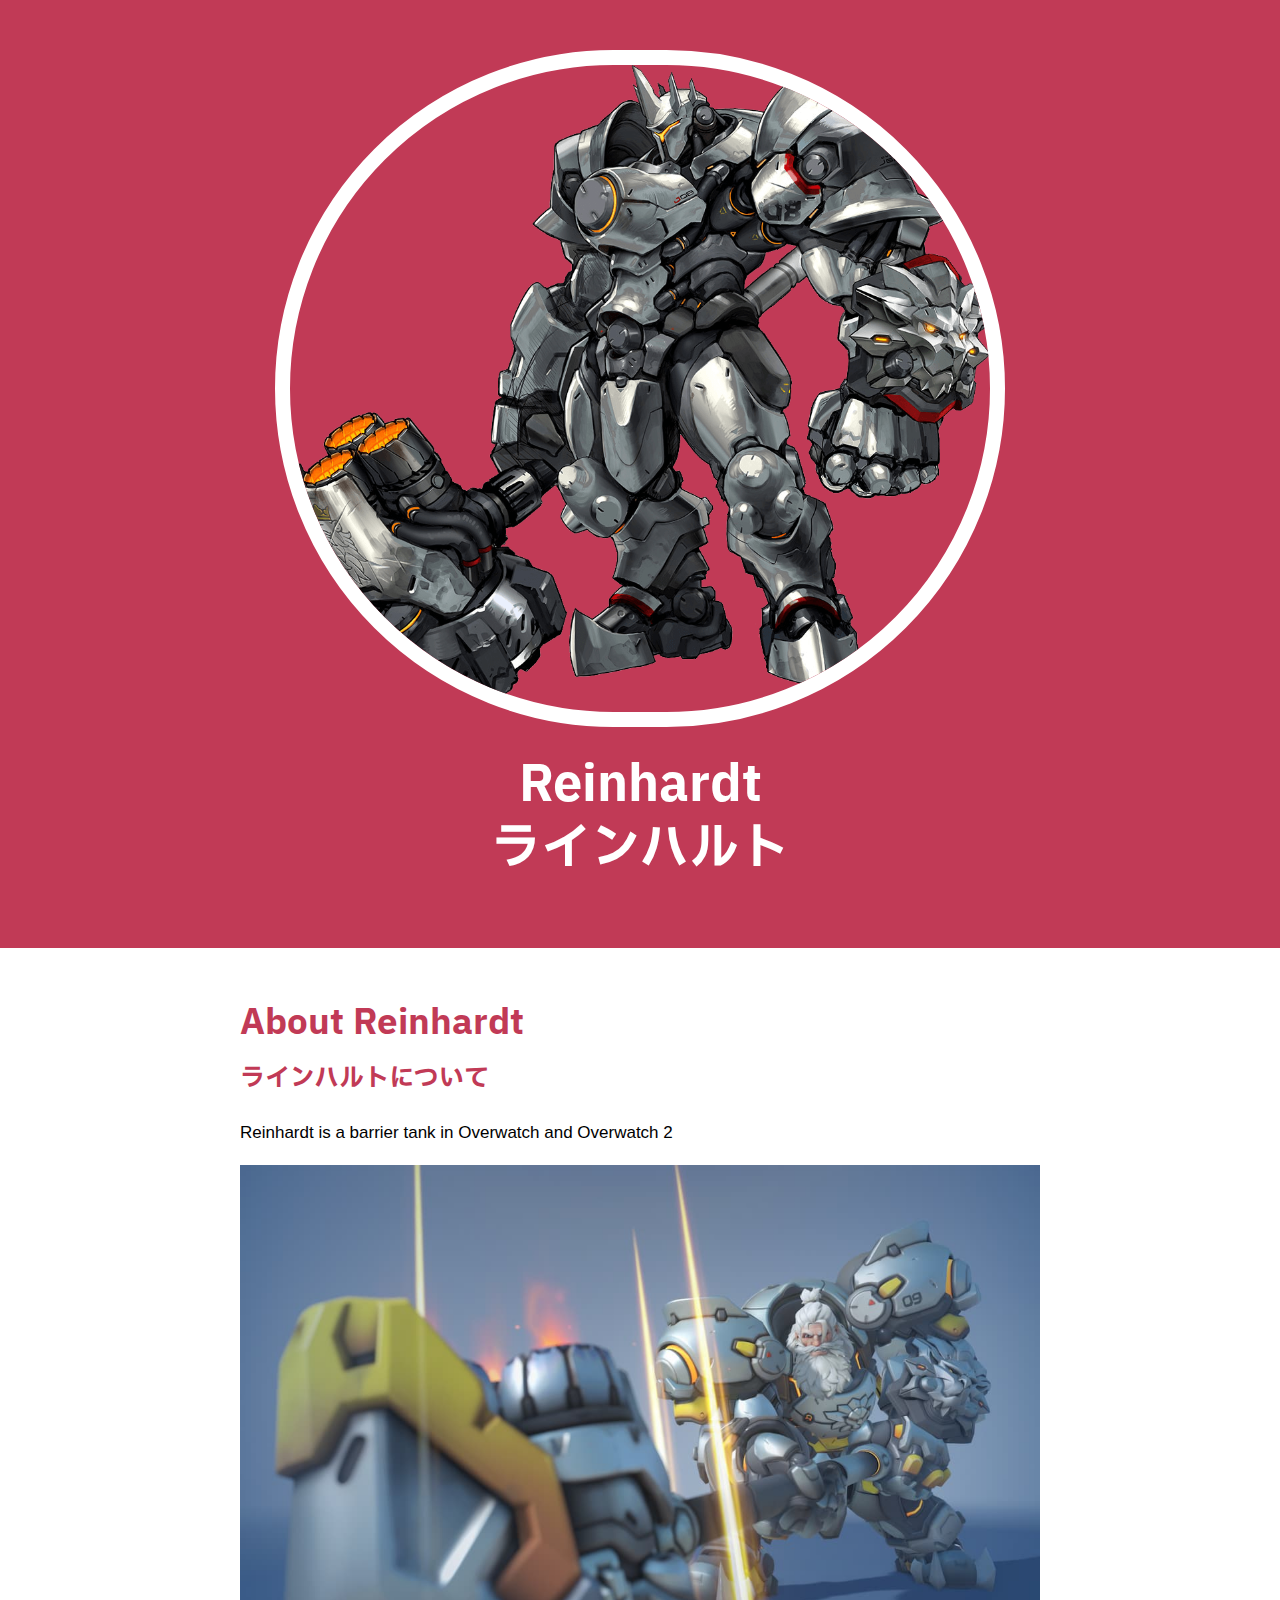
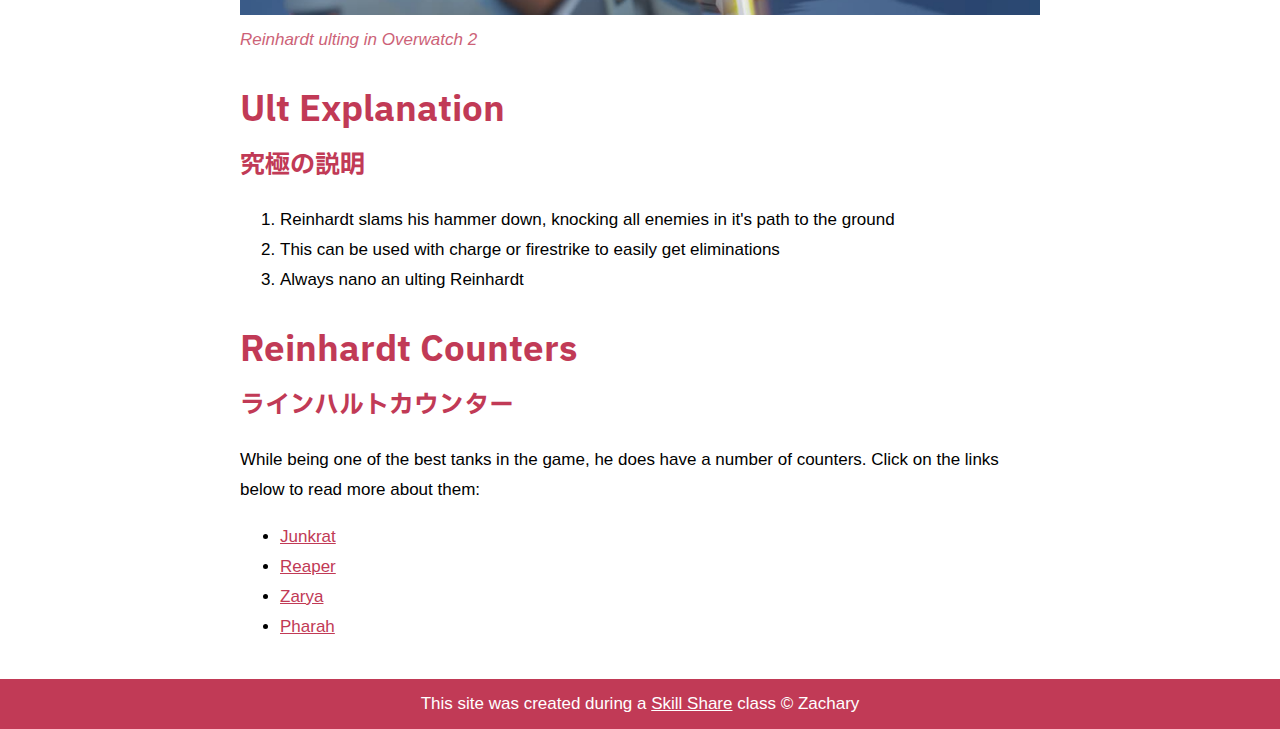
<file: index.html>
<!DOCTYPE html>
<html>
<head>
	<meta charset="utf-8">
	<meta name="viewport" content="width=device-width, initial-scale=1">
	<title>Reinhardt</title>
	<link rel="icon" href="img/reinhardt-avatar.png">
	<link rel="preconnect" href="https://fonts.googleapis.com">
	<link rel="preconnect" href="https://fonts.gstatic.com" crossorigin>
	<link href="https://fonts.googleapis.com/css2?family=IBM+Plex+Sans+JP:wght@700&display=swap" rel="stylesheet">
	<link rel="stylesheet" type="text/css" href="css/reinhardt.css">
</head>
<body>
	<!-- Header element -->
	<header>
		<img src="img/reinhardt-avatar.png">
		<h1>Reinhardt</h1>
		<h1>ラインハルト</h1>
	</header>

	<!-- Main element -->
	<main>
		<h2>About Reinhardt</h2>
		<h3>ラインハルトについて</h3>
		<p>Reinhardt is a barrier tank in Overwatch and Overwatch 2</p>
		<img src="img/rein-big.jpg">
		<p class="caption">Reinhardt ulting in Overwatch 2</p>

		<!-- Ultimate -->

		<h2>Ult Explanation</h2>
		<h3>究極の説明</h3>
		<ol>
			<li>Reinhardt slams his hammer down, knocking all enemies in it's path to the ground</li>
			<li>This can be used with charge or firestrike to easily get eliminations</li>
			<li>Always nano an ulting Reinhardt</li>
		</ol>

		<!-- Counters -->

		<h2>Reinhardt Counters</h2>
		<h3>ラインハルトカウンター</h3>
		<p>While being one of the best tanks in the game, he does have a number of counters. Click on the links below to read more about them:</p>
		<ul>
			<li><a target="_blank" href="https://overwatch.fandom.com/wiki/Junkrat">Junkrat</a></li>
			<li><a target="_blank" href="https://overwatch.fandom.com/wiki/Reaper">Reaper</a></li>
			<li><a target="_blank" href="https://overwatch.fandom.com/wiki/Zarya">Zarya</a></li>
			<li><a target="_blank" href="https://overwatch.fandom.com/wiki/Pharah">Pharah</a></li>
		</ul>
	</main>

	<!-- Footer Element -->
	<footer>
		<p>This site was created during a <a href="https://www.skillshare.com/en/classes/Hand-Code-Your-First-Website-HTML-CSS-Basics/1575146775/projects">Skill Share</a> class &copy; Zachary</p>
	</footer>

</body>
</html>
</file>
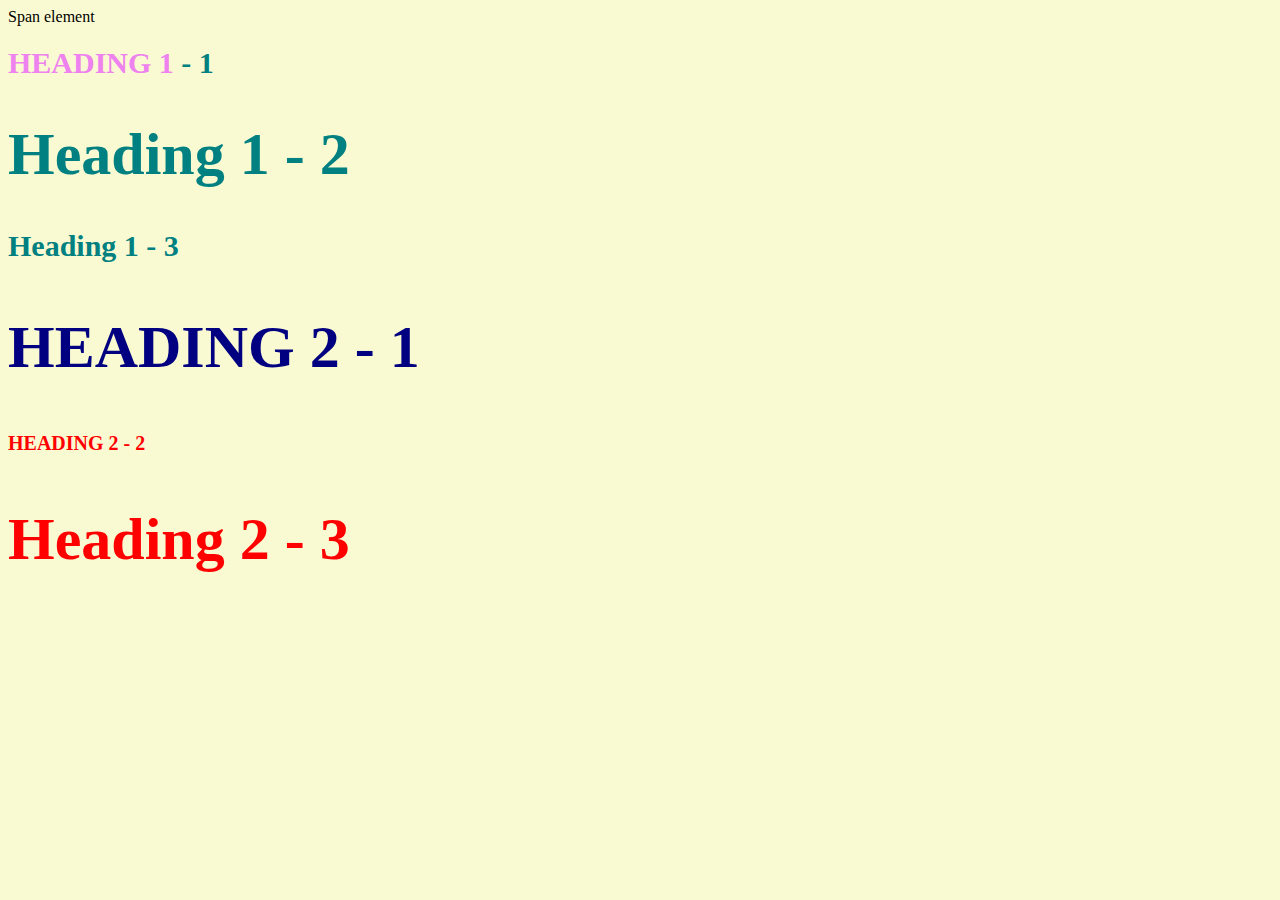
<file: style-test.html>
<!DOCTYPE html>
<html>
<head>
	<meta charset="utf-8">
	<meta name="viewport" content="width=device-width, initial-scale=1">
	<title>Style test</title>
	<link rel="stylesheet" type="text/css" href="css/test.css">
</head>
<body>
	<span>Span element</span>
	<h1 class="uppercase"><span>Heading 1</span> - 1</h1>
	<h1 class="big">Heading 1 - 2</h1>
	<h1>Heading 1 - 3</h1>
	<h2 class="big uppercase">Heading 2 - 1</h2>
	<h2 class="uppercase">Heading 2 - 2</h2>
	<h2 class="big">Heading 2 - 3</h2>
</body>
</html>
</file>
<file: css/reinhardt.css>
body{
	margin: 0;
	font-family: Helvetica, Arial, sans-serif;
	font-size: 17px;
	line-height: 30px;
}

header{
	background-color: #C13A56;
	text-align: center;
	padding-top: 50px;
	padding-bottom: 50px;
}

h1, h2, h3{
	font-family: 'IBM Plex Sans JP', sans-serif;
}

header h1{
	color: white;
	font-size: 50px;

}

header img{
	border-radius: 500px;
	width: 700px;
	border: 15px solid white;
}


main{
	max-width: 800px;
	margin: 0 auto;
	padding: 20px;
}

main img{
	max-width: 100%;
}

h2{
	font-size: 35px;
	color: #C13A56;
	margin: 40px 0 10px;
}

h3{
	font-size: 25px;
	color: #C13A56;
}

a{
	color: #C13A56;
}

a:hover{
	color: white;
	background-color: #C13A56;
	opacity: .8;
}

footer{
	text-align: center;
	background-color: #C13A56;
	color: white;
	padding: 10px;
}

footer p{
	margin: 0;
}

footer a{
	color: white;
}

footer a:hover{
	opacity: .5;
	background-color: transparent;
}

p.caption{
	color: #C13A56;
	opacity: .8;
	font-style: italic;
	margin-top: 0;
}
</file>
<file: css/test.css>
body{
	background-color: lightgoldenrodyellow;
}
h1{
	font-size: 30px;
	color: teal;
}

h2{
	color: red;
	font-size: 20px;
}

.big{
	font-size: 60px;
}
.uppercase{
	text-transform: uppercase;
}

.big.uppercase{
	color: navy;
}

h1 span{
	color: violet;
}
</file>
